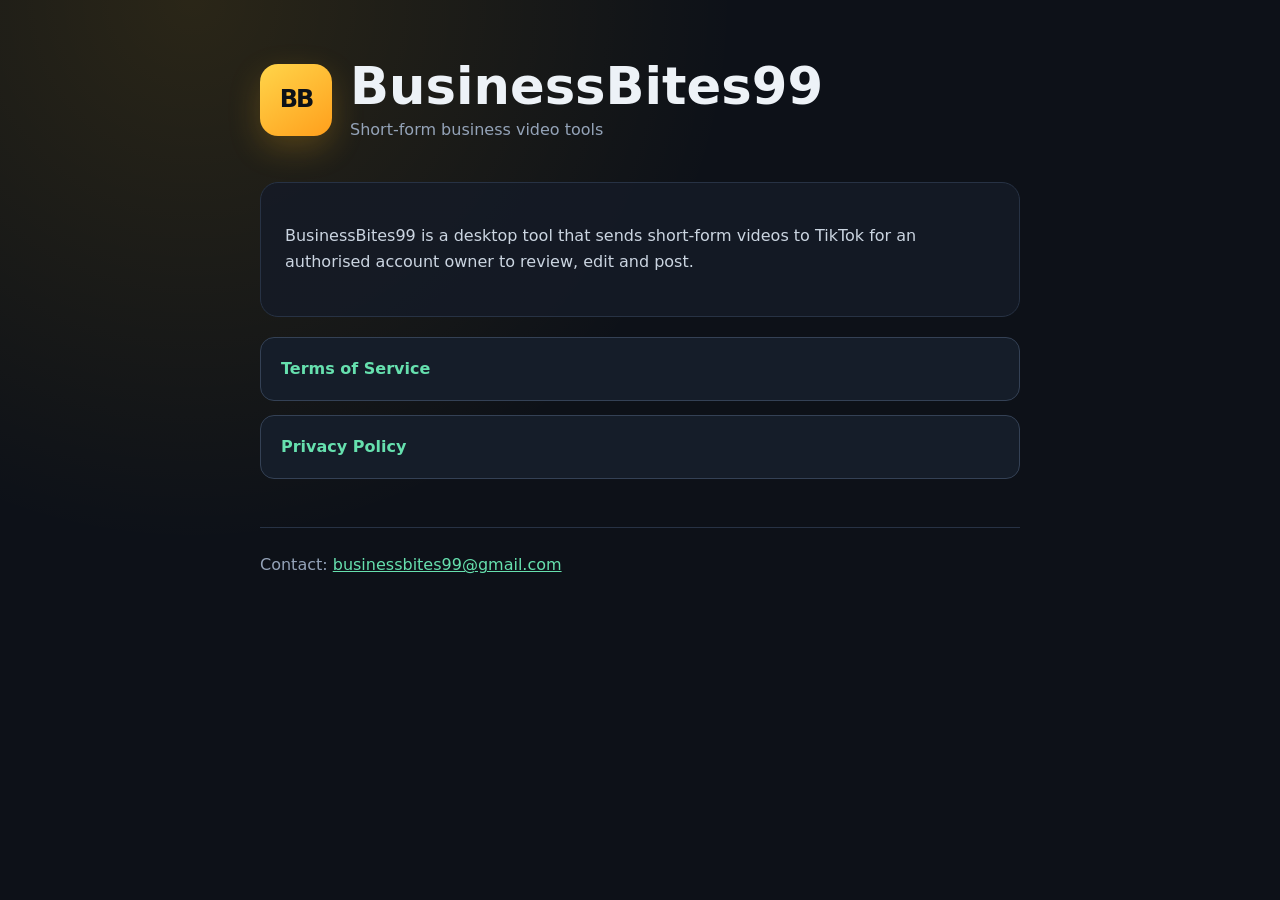
<file: index.html>
<!doctype html>
<html lang="en-GB">
<head>
  <meta charset="utf-8">
  <meta name="viewport" content="width=device-width, initial-scale=1">
  <meta name="description" content="BusinessBites99 legal information and contact details.">
  <title>BusinessBites99</title>
  <link rel="stylesheet" href="style.css">
</head>
<body>
  <main>
    <header>
      <div class="brand-mark" aria-hidden="true">BB</div>
      <div>
        <h1>BusinessBites99</h1>
        <div class="muted">Short-form business video tools</div>
      </div>
    </header>

    <section class="card">
      <p>BusinessBites99 is a desktop tool that sends short-form videos to TikTok for an authorised account owner to review, edit and post.</p>
    </section>

    <section class="links" aria-label="Legal pages">
      <a href="terms.html">Terms of Service</a>
      <a href="privacy.html">Privacy Policy</a>
    </section>

    <footer>
      Contact: <a href="mailto:businessbites99@gmail.com">businessbites99@gmail.com</a>
    </footer>
  </main>
</body>
</html>
</file>
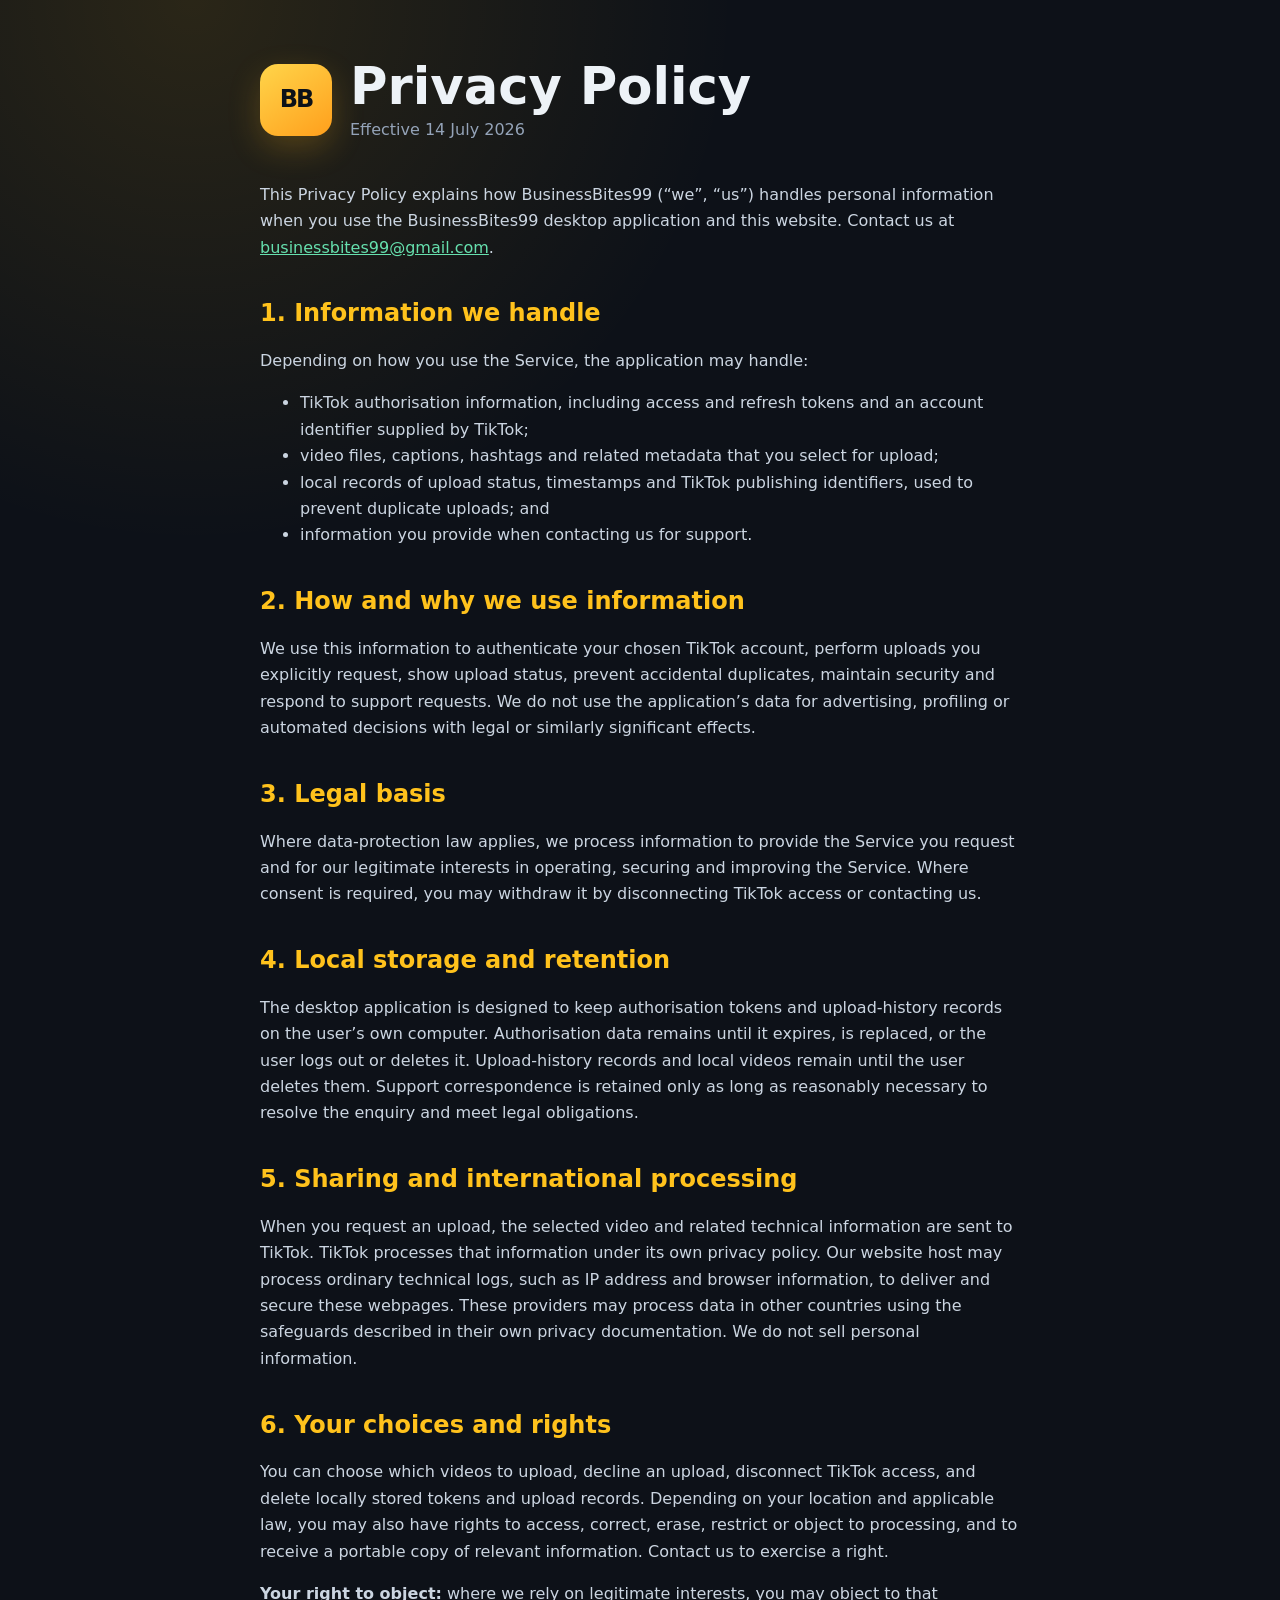
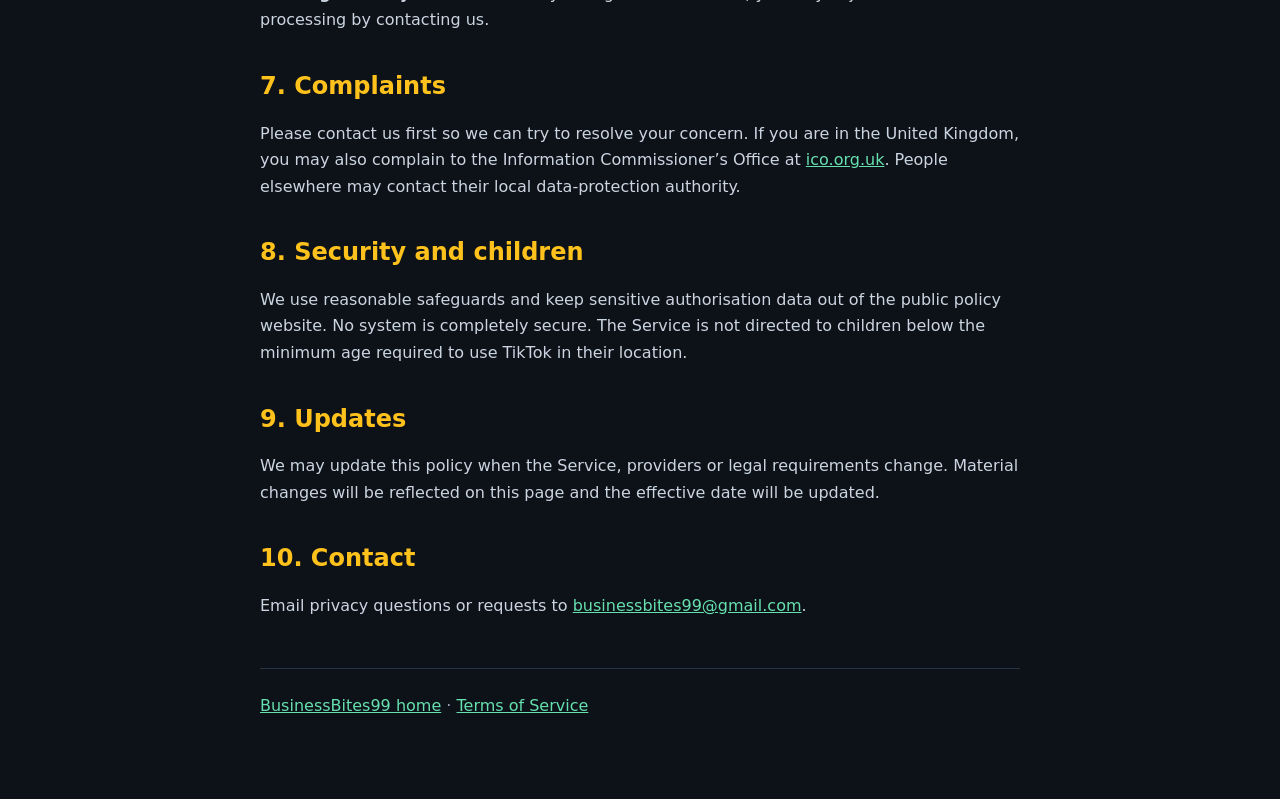
<file: privacy.html>
<!doctype html>
<html lang="en-GB">
<head>
  <meta charset="utf-8">
  <meta name="viewport" content="width=device-width, initial-scale=1">
  <meta name="description" content="Privacy Policy for BusinessBites99.">
  <title>Privacy Policy — BusinessBites99</title>
  <link rel="stylesheet" href="style.css">
</head>
<body>
  <main>
    <header>
      <div class="brand-mark" aria-hidden="true">BB</div>
      <div>
        <h1>Privacy Policy</h1>
        <div class="muted">Effective 14 July 2026</div>
      </div>
    </header>

    <p>This Privacy Policy explains how BusinessBites99 (“we”, “us”) handles personal information when you use the BusinessBites99 desktop application and this website. Contact us at <a href="mailto:businessbites99@gmail.com">businessbites99@gmail.com</a>.</p>

    <h2>1. Information we handle</h2>
    <p>Depending on how you use the Service, the application may handle:</p>
    <ul>
      <li>TikTok authorisation information, including access and refresh tokens and an account identifier supplied by TikTok;</li>
      <li>video files, captions, hashtags and related metadata that you select for upload;</li>
      <li>local records of upload status, timestamps and TikTok publishing identifiers, used to prevent duplicate uploads; and</li>
      <li>information you provide when contacting us for support.</li>
    </ul>

    <h2>2. How and why we use information</h2>
    <p>We use this information to authenticate your chosen TikTok account, perform uploads you explicitly request, show upload status, prevent accidental duplicates, maintain security and respond to support requests. We do not use the application’s data for advertising, profiling or automated decisions with legal or similarly significant effects.</p>

    <h2>3. Legal basis</h2>
    <p>Where data-protection law applies, we process information to provide the Service you request and for our legitimate interests in operating, securing and improving the Service. Where consent is required, you may withdraw it by disconnecting TikTok access or contacting us.</p>

    <h2>4. Local storage and retention</h2>
    <p>The desktop application is designed to keep authorisation tokens and upload-history records on the user’s own computer. Authorisation data remains until it expires, is replaced, or the user logs out or deletes it. Upload-history records and local videos remain until the user deletes them. Support correspondence is retained only as long as reasonably necessary to resolve the enquiry and meet legal obligations.</p>

    <h2>5. Sharing and international processing</h2>
    <p>When you request an upload, the selected video and related technical information are sent to TikTok. TikTok processes that information under its own privacy policy. Our website host may process ordinary technical logs, such as IP address and browser information, to deliver and secure these webpages. These providers may process data in other countries using the safeguards described in their own privacy documentation. We do not sell personal information.</p>

    <h2>6. Your choices and rights</h2>
    <p>You can choose which videos to upload, decline an upload, disconnect TikTok access, and delete locally stored tokens and upload records. Depending on your location and applicable law, you may also have rights to access, correct, erase, restrict or object to processing, and to receive a portable copy of relevant information. Contact us to exercise a right.</p>
    <p><strong>Your right to object:</strong> where we rely on legitimate interests, you may object to that processing by contacting us.</p>

    <h2>7. Complaints</h2>
    <p>Please contact us first so we can try to resolve your concern. If you are in the United Kingdom, you may also complain to the Information Commissioner’s Office at <a href="https://ico.org.uk/make-a-complaint/" rel="external">ico.org.uk</a>. People elsewhere may contact their local data-protection authority.</p>

    <h2>8. Security and children</h2>
    <p>We use reasonable safeguards and keep sensitive authorisation data out of the public policy website. No system is completely secure. The Service is not directed to children below the minimum age required to use TikTok in their location.</p>

    <h2>9. Updates</h2>
    <p>We may update this policy when the Service, providers or legal requirements change. Material changes will be reflected on this page and the effective date will be updated.</p>

    <h2>10. Contact</h2>
    <p>Email privacy questions or requests to <a href="mailto:businessbites99@gmail.com">businessbites99@gmail.com</a>.</p>

    <footer><a href="index.html">BusinessBites99 home</a> · <a href="terms.html">Terms of Service</a></footer>
  </main>
</body>
</html>
</file>
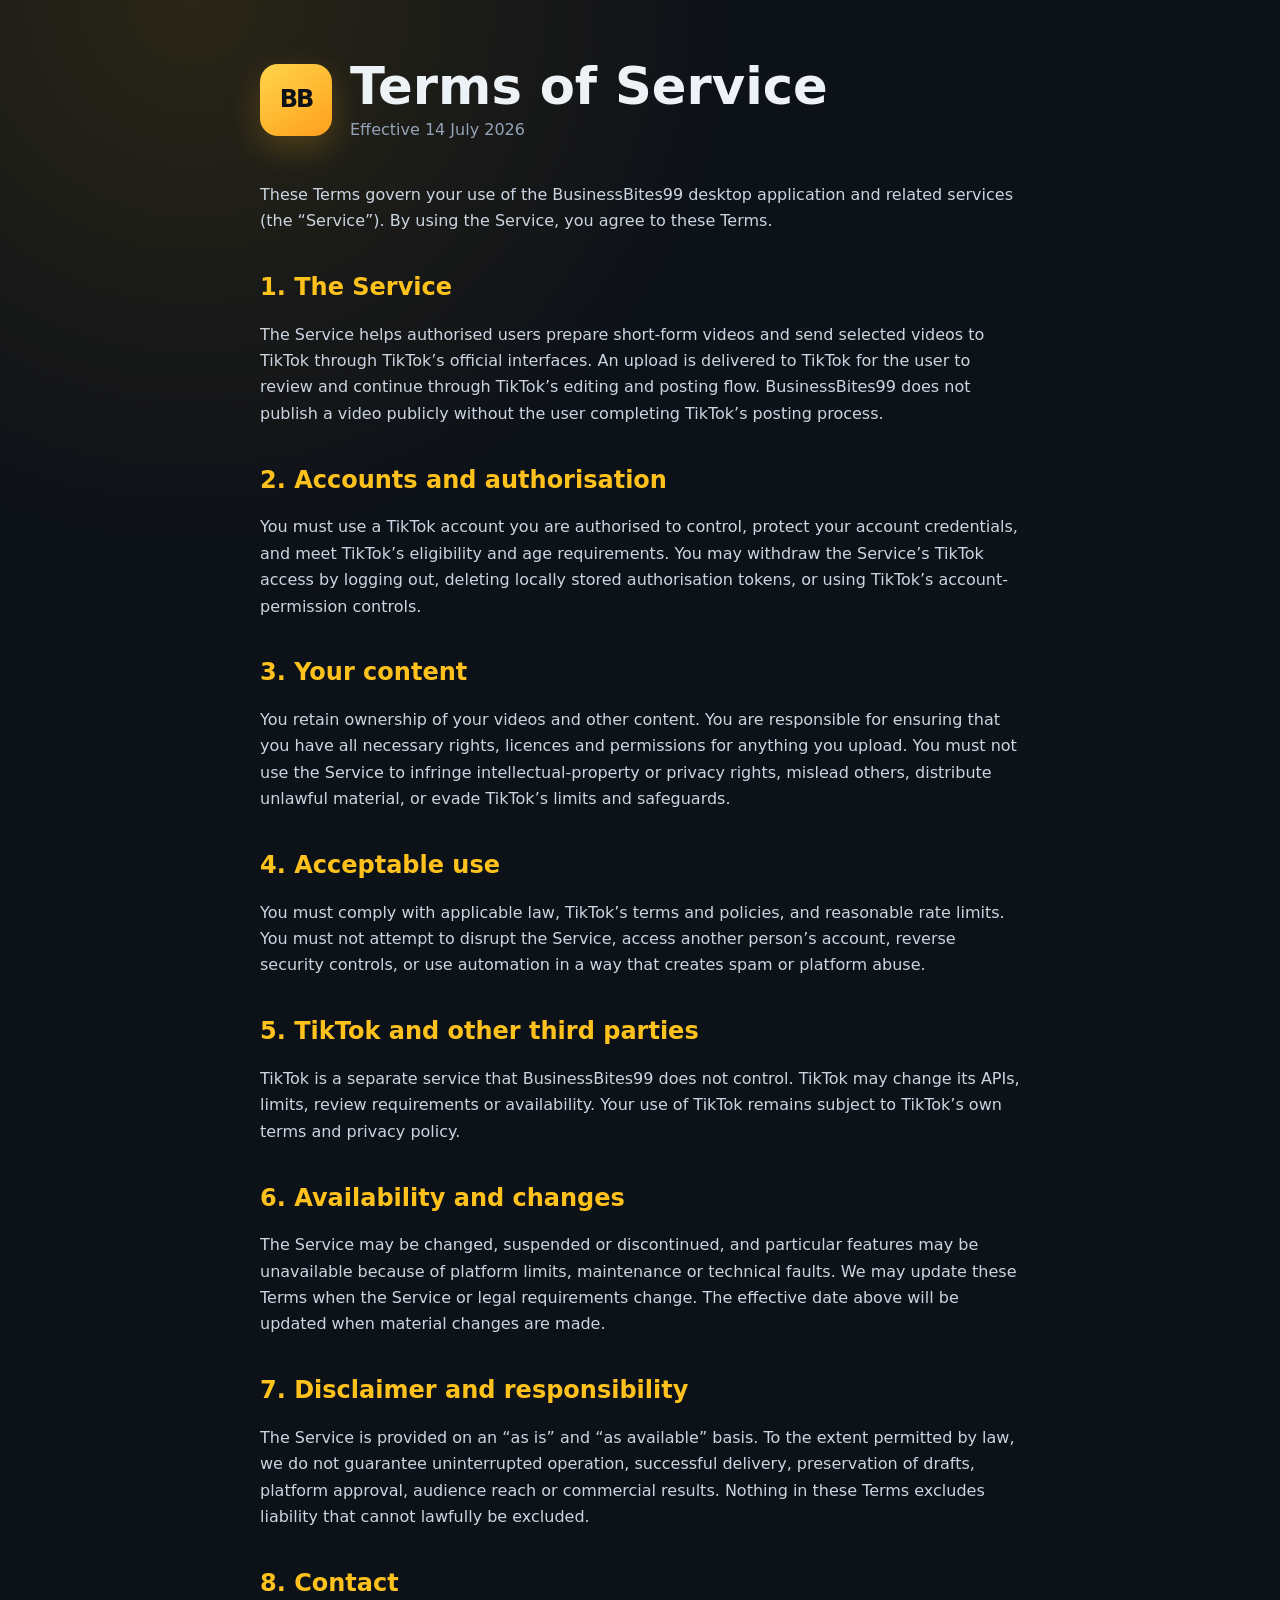
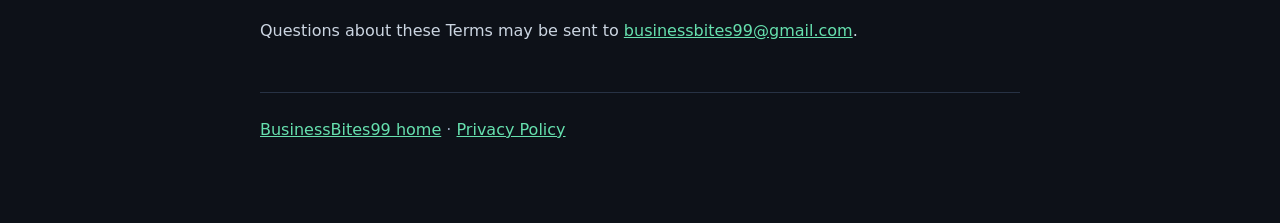
<file: terms.html>
<!doctype html>
<html lang="en-GB">
<head>
  <meta charset="utf-8">
  <meta name="viewport" content="width=device-width, initial-scale=1">
  <meta name="description" content="Terms of Service for BusinessBites99.">
  <title>Terms of Service — BusinessBites99</title>
  <link rel="stylesheet" href="style.css">
</head>
<body>
  <main>
    <header>
      <div class="brand-mark" aria-hidden="true">BB</div>
      <div>
        <h1>Terms of Service</h1>
        <div class="muted">Effective 14 July 2026</div>
      </div>
    </header>

    <p>These Terms govern your use of the BusinessBites99 desktop application and related services (the “Service”). By using the Service, you agree to these Terms.</p>

    <h2>1. The Service</h2>
    <p>The Service helps authorised users prepare short-form videos and send selected videos to TikTok through TikTok’s official interfaces. An upload is delivered to TikTok for the user to review and continue through TikTok’s editing and posting flow. BusinessBites99 does not publish a video publicly without the user completing TikTok’s posting process.</p>

    <h2>2. Accounts and authorisation</h2>
    <p>You must use a TikTok account you are authorised to control, protect your account credentials, and meet TikTok’s eligibility and age requirements. You may withdraw the Service’s TikTok access by logging out, deleting locally stored authorisation tokens, or using TikTok’s account-permission controls.</p>

    <h2>3. Your content</h2>
    <p>You retain ownership of your videos and other content. You are responsible for ensuring that you have all necessary rights, licences and permissions for anything you upload. You must not use the Service to infringe intellectual-property or privacy rights, mislead others, distribute unlawful material, or evade TikTok’s limits and safeguards.</p>

    <h2>4. Acceptable use</h2>
    <p>You must comply with applicable law, TikTok’s terms and policies, and reasonable rate limits. You must not attempt to disrupt the Service, access another person’s account, reverse security controls, or use automation in a way that creates spam or platform abuse.</p>

    <h2>5. TikTok and other third parties</h2>
    <p>TikTok is a separate service that BusinessBites99 does not control. TikTok may change its APIs, limits, review requirements or availability. Your use of TikTok remains subject to TikTok’s own terms and privacy policy.</p>

    <h2>6. Availability and changes</h2>
    <p>The Service may be changed, suspended or discontinued, and particular features may be unavailable because of platform limits, maintenance or technical faults. We may update these Terms when the Service or legal requirements change. The effective date above will be updated when material changes are made.</p>

    <h2>7. Disclaimer and responsibility</h2>
    <p>The Service is provided on an “as is” and “as available” basis. To the extent permitted by law, we do not guarantee uninterrupted operation, successful delivery, preservation of drafts, platform approval, audience reach or commercial results. Nothing in these Terms excludes liability that cannot lawfully be excluded.</p>

    <h2>8. Contact</h2>
    <p>Questions about these Terms may be sent to <a href="mailto:businessbites99@gmail.com">businessbites99@gmail.com</a>.</p>

    <footer><a href="index.html">BusinessBites99 home</a> · <a href="privacy.html">Privacy Policy</a></footer>
  </main>
</body>
</html>
</file>
<file: style.css>
:root {
  color-scheme: dark;
  font-family: Inter, ui-sans-serif, system-ui, -apple-system, BlinkMacSystemFont, "Segoe UI", sans-serif;
  background: #0d1118;
  color: #edf2f7;
}

* { box-sizing: border-box; }

body {
  margin: 0;
  background:
    radial-gradient(circle at 15% 0%, rgba(255, 190, 20, 0.12), transparent 34rem),
    #0d1118;
  line-height: 1.65;
}

main {
  width: min(760px, calc(100% - 40px));
  margin: 0 auto;
  padding: 56px 0 80px;
}

header {
  display: flex;
  align-items: center;
  gap: 18px;
  margin-bottom: 38px;
}

.brand-mark {
  width: 72px;
  height: 72px;
  display: grid;
  place-items: center;
  flex: 0 0 72px;
  border-radius: 18px;
  background: linear-gradient(145deg, #ffd54a, #ff9f1c);
  color: #0d1118;
  font-size: 1.5rem;
  font-weight: 900;
  letter-spacing: -0.08em;
  box-shadow: 0 12px 32px rgba(255, 183, 28, 0.22);
}

h1, h2 { line-height: 1.2; }
h1 { margin: 0; font-size: clamp(2rem, 6vw, 3.2rem); }
h2 { margin-top: 2.4rem; color: #ffc21c; }
p, li { color: #cbd5e1; }
a { color: #66e0ae; }
.muted { color: #94a3b8; }
.card {
  padding: 24px;
  margin: 20px 0;
  border: 1px solid #273244;
  border-radius: 18px;
  background: rgba(20, 27, 38, 0.85);
}
.links { display: grid; gap: 14px; }
.links a {
  display: block;
  padding: 18px 20px;
  border: 1px solid #344155;
  border-radius: 14px;
  text-decoration: none;
  font-weight: 700;
  background: #151d29;
}
footer {
  margin-top: 48px;
  padding-top: 24px;
  border-top: 1px solid #273244;
  color: #94a3b8;
}
</file>
